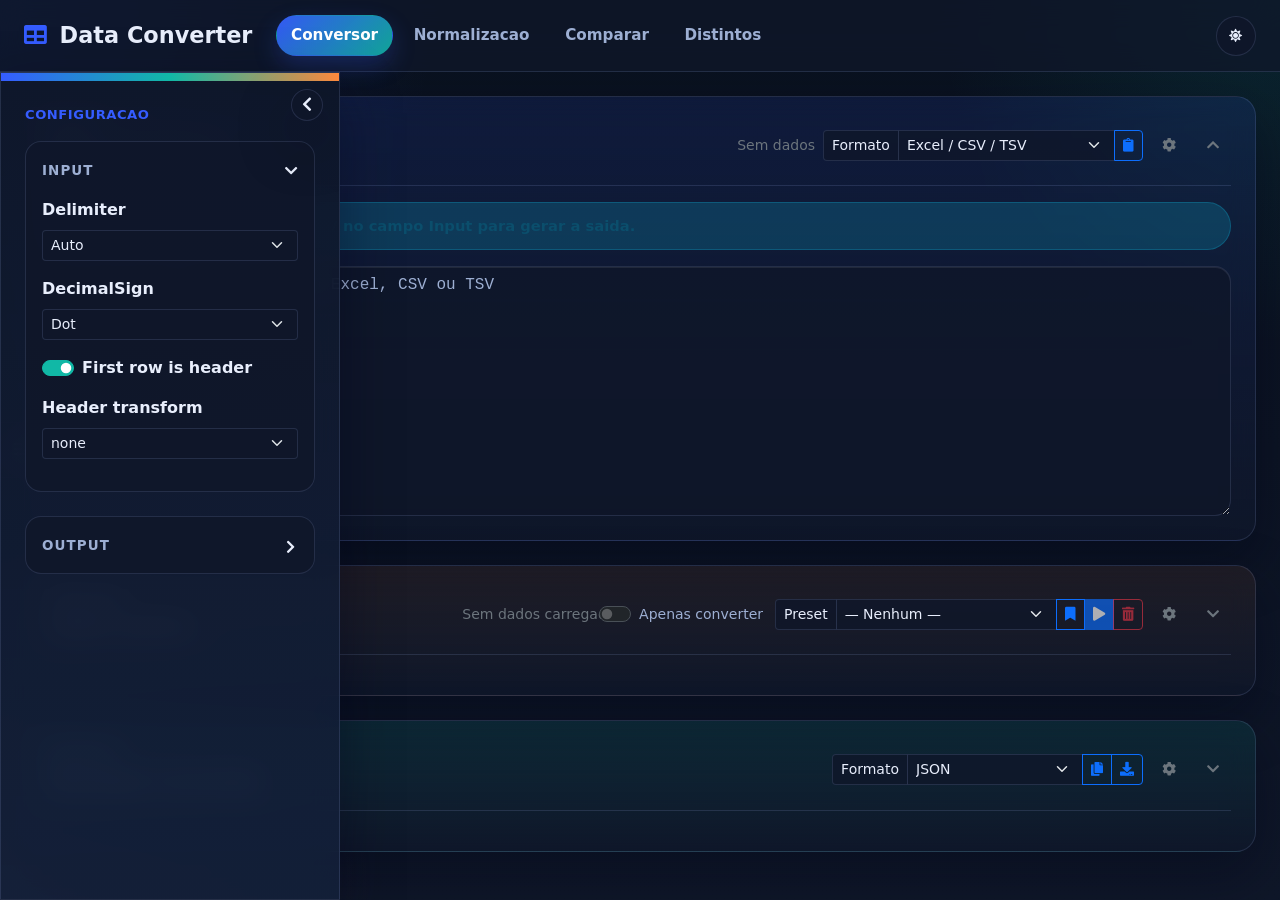
<file: index.html>
<!DOCTYPE html>
<html lang="pt-BR">

<head>
    <meta charset="UTF-8">
    <meta name="viewport" content="width=device-width, initial-scale=1.0">
    <title>ExcelConverter</title>
    <link rel="stylesheet" href="src/css/bootsrtap-v5.3.8.css">
    <link rel="stylesheet" href="src/css/style.css">
    <link href="src/fontawesome5pro/fontawesome-pro-5.8.2.css" rel="stylesheet" />
</head>

<body>
    <div id="app"></div>

    <script src="src/js/vue.js"></script>
    <script src="src/js/bootstrap-v5.3.8.js"></script>
    <script src="src/js/input.js"></script>
    <script src="src/js/input-formats/input-default.js"></script>
    <script src="src/js/input-formats/json.js"></script>
    <script src="src/js/input-formats/php.js"></script>
    <script src="src/js/input-formats/avro.js"></script>
    <script src="src/js/input-formats/html-table.js"></script>
    <script src="src/js/input-formats/xml-properties.js"></script>
    <script src="src/js/input-formats/xml-nodes.js"></script>
    <script src="src/js/output-formats/json.js"></script>
    <script src="src/js/output-formats/json-column-arrays.js"></script>
    <script src="src/js/output-formats/json-row-arrays.js"></script>
    <script src="src/js/output-formats/json-dictionary.js"></script>
    <script src="src/js/output-formats/html-table.js"></script>
    <script src="src/js/output-formats/sql.js"></script>
    <script src="src/js/output-formats/php.js"></script>
    <script src="src/js/output-formats/xml-properties.js"></script>
    <script src="src/js/output-formats/xml-nodes.js"></script>
    <script src="src/js/output-formats/avro.js"></script>
    <script src="src/js/app.js"></script>
</body>

</html>
</file>
<file: src/css/style.css>
:root {
    --ec-bg: #f5f7ff;
    --ec-ink: #172033;
    --ec-muted: #5c6784;
    --ec-border: rgba(23, 32, 51, 0.1);
    --ec-shadow: 0 22px 55px rgba(44, 62, 108, 0.16);
    --ec-primary: #355cff;
    --ec-secondary: #11b8a6;
    --ec-accent: #ff8a3d;
    --ec-warm: #fff4d9;
    --ec-panel: rgba(255, 255, 255, 0.88);
    --ec-code: #fffdf8;
    --ec-body-top-left: rgba(53, 92, 255, 0.22);
    --ec-body-top-right: rgba(17, 184, 166, 0.2);
    --ec-body-bottom-left: rgba(255, 138, 61, 0.18);
    --ec-body-start: #f8fbff;
    --ec-sidebar-bg-top: rgba(255, 255, 255, 0.94);
    --ec-sidebar-bg-bottom: rgba(244, 248, 255, 0.9);
    --ec-input-panel-top: rgba(53, 92, 255, 0.06);
    --ec-output-panel-top: rgba(17, 184, 166, 0.08);
    --ec-focus-ring: rgba(53, 92, 255, 0.12);
    --ec-button-bg: rgba(255, 255, 255, 0.72);
    --bs-accordion-active-bg: #0b3b86db;
    --bs-accordion-bg: rgb(0 0 0 / 5%);
}

:root[data-theme="dark"] {
    --ec-bg: #0f1729;
    --ec-ink: #e8eefc;
    --ec-muted: #9dafd3;
    --ec-border: rgba(171, 190, 255, 0.14);
    --ec-shadow: 0 22px 55px rgba(2, 6, 23, 0.4);
    --ec-panel: rgba(15, 23, 42, 0.82);
    --ec-code: #111827;
    --ec-body-top-left: rgba(53, 92, 255, 0.16);
    --ec-body-top-right: rgba(17, 184, 166, 0.12);
    --ec-body-bottom-left: rgba(255, 138, 61, 0.1);
    --ec-body-start: #09111f;
    --ec-sidebar-bg-top: rgba(15, 23, 42, 0.95);
    --ec-sidebar-bg-bottom: rgba(19, 32, 58, 0.9);
    --ec-input-panel-top: rgba(53, 92, 255, 0.12);
    --ec-output-panel-top: rgba(17, 184, 166, 0.12);
    --ec-focus-ring: rgba(96, 165, 250, 0.16);
    --ec-button-bg: rgba(15, 23, 42, 0.8);
}

body {
    min-height: 100vh;
    color: var(--ec-ink);
    background:
        radial-gradient(circle at top left, var(--ec-body-top-left), transparent 28%),
        radial-gradient(circle at top right, var(--ec-body-top-right), transparent 22%),
        radial-gradient(circle at bottom left, var(--ec-body-bottom-left), transparent 24%),
        linear-gradient(180deg, var(--ec-body-start) 0%, var(--ec-bg) 100%);
    transition: background 0.25s ease, color 0.25s ease;
}

textarea {
    height: 250px;
}

html {
    scrollbar-color: rgba(116, 138, 196, 0.45) rgba(17, 24, 39, 0.72);
}

* {
    scrollbar-width: thin;
    scrollbar-color: rgba(116, 138, 196, 0.45) rgba(17, 24, 39, 0.72);
}

*::-webkit-scrollbar {
    width: 12px;
    height: 12px;
}

*::-webkit-scrollbar-track {
    background: rgba(17, 24, 39, 0.72);
    border-radius: 999px;
}

*::-webkit-scrollbar-thumb {
    background: linear-gradient(180deg, rgba(96, 165, 250, 0.55), rgba(17, 184, 166, 0.45));
    border: 2px solid rgba(17, 24, 39, 0.72);
    border-radius: 999px;
}

*::-webkit-scrollbar-thumb:hover {
    background: linear-gradient(180deg, rgba(96, 165, 250, 0.75), rgba(17, 184, 166, 0.65));
}

.app-wrap {
    position: relative;
    min-height: 100vh;
    padding: 1.5rem;
    padding-top: 6rem;
}

.topbar {
    position: fixed;
    top: 0;
    left: 0;
    right: 0;
    z-index: 1045;
    height: 4.5rem;
    display: flex;
    align-items: center;
    justify-content: space-between;
    padding: 0 1.5rem;
    border-bottom: 1px solid var(--ec-border);
    background: color-mix(in srgb, var(--ec-panel) 92%, transparent);
    backdrop-filter: blur(14px);
}

.topbar-brand {
    display: flex;
    align-items: center;
    gap: 0.85rem;
    font-size: 1.4rem;
    font-weight: 800;
    color: var(--ec-ink);
}

.topbar-brand i {
    color: var(--ec-primary);
}

.topbar-nav {
    display: flex;
    align-items: center;
    gap: 0.4rem;
}

.topbar-link {
    display: inline-flex;
    align-items: center;
    min-height: 2.25rem;
    padding: 0.5rem 0.85rem;
    border: 1px solid transparent;
    border-radius: 999px;
    color: var(--ec-muted);
    text-decoration: none;
    font-size: 0.95rem;
    font-weight: 700;
    transition: 0.2s ease;
}

.topbar-link:hover {
    color: var(--ec-ink);
    border-color: var(--ec-border);
    background: color-mix(in srgb, var(--ec-button-bg) 88%, transparent);
}

.topbar-link.is-active {
    color: #fff;
    background: linear-gradient(135deg, rgba(53, 92, 255, 0.95), rgba(17, 184, 166, 0.88));
    box-shadow: 0 10px 24px rgba(53, 92, 255, 0.24);
}

.workspace-body {
    position: relative;
}

.workspace-main {
    width: 100%;
}

.locale-page-shell {
    width: min(1100px, 100%);
    margin: 0 auto;
}

.compare-page-shell {
    width: min(1400px, 100%);
    margin: 0 auto;
}

.compare-lists-grid {
    display: grid;
    grid-template-columns: repeat(2, minmax(0, 1fr));
    gap: 1.5rem;
}

.compare-list-textarea {
    min-height: clamp(14rem, 32vh, 22rem);
}

.compare-parse-grid {
    display: grid;
    grid-template-columns: repeat(auto-fit, minmax(10rem, 1fr));
    gap: 0.75rem;
}

.distinct-output-config {
    border-top: 1px solid var(--panel-border, rgba(255, 255, 255, 0.08));
    padding-top: 1.25rem;
    max-width: 28rem;
}

.compare-column-pairs {
    display: grid;
    gap: 0.65rem;
}

.column-pair-row {
    display: grid;
    grid-template-columns: auto minmax(0, 1fr) auto minmax(0, 1fr) auto;
    gap: 0.5rem;
    align-items: center;
}

.column-pair-order {
    display: inline-flex;
    align-items: center;
    justify-content: center;
    min-width: 1.75rem;
    height: 1.75rem;
    border-radius: 999px;
    background: color-mix(in srgb, var(--ec-primary) 14%, transparent);
    color: var(--ec-primary);
    font-size: 0.8rem;
    font-weight: 800;
}

.column-pair-arrow {
    color: var(--ec-muted);
    font-weight: 700;
}

.column-pair-actions {
    display: flex;
    gap: 0.25rem;
}

.group-column-row {
    display: grid;
    grid-template-columns: auto minmax(0, 1fr) auto;
    gap: 0.5rem;
    align-items: center;
}

.distinct-value-input {
    min-width: 6rem;
    flex: 1;
    border: 0;
    border-radius: 0;
    background: transparent !important;
    box-shadow: none !important;
    padding: 0.7rem 0.85rem;
    height: auto;
    text-align: center;
}

.distinct-value-input:focus {
    background: rgba(96, 165, 250, 0.08) !important;
    outline: none;
    box-shadow: none !important;
}

.distinct-value-cell {
    display: flex;
    align-items: stretch;
    min-width: 8rem;
    cursor: pointer;
}

.distinct-value-cell-custom {
    cursor: default;
}

.distinct-value-display {
    flex: 1;
    cursor: pointer;
    overflow: hidden;
    text-overflow: ellipsis;
    white-space: nowrap;
}

.distinct-value-picker-btn {
    border: 0;
    border-radius: 0;
    background: transparent !important;
    box-shadow: none !important;
    padding: 0.7rem 0.55rem;
    color: var(--ec-muted);
}

.distinct-value-picker-btn:hover {
    background: rgba(96, 165, 250, 0.08) !important;
    color: var(--ec-ink);
}

.distinct-value-picker-btn-attention {
    color: #ef4444;
}

.distinct-value-picker-btn-attention:hover {
    color: #f87171;
    background: rgba(239, 68, 68, 0.08) !important;
}

.distinct-value-picker-btn-resolved {
    color: #22c55e;
}

.distinct-value-picker-btn-resolved:hover {
    color: #4ade80;
    background: rgba(34, 197, 94, 0.08) !important;
}

.distinct-value-picker {
    display: flex;
    flex-direction: column;
    overflow: auto;
    border: 1px solid var(--ec-border);
    border-radius: 0.85rem;
    background: color-mix(in srgb, var(--ec-panel) 96%, transparent);
    box-shadow: 0 12px 28px rgba(0, 0, 0, 0.28);
    backdrop-filter: blur(12px);
}

.distinct-value-picker-option {
    display: block;
    width: 100%;
    border: 0;
    border-radius: 0;
    background: transparent;
    color: var(--ec-ink);
    text-align: left;
    padding: 0.55rem 0.85rem;
    font-size: 0.88rem;
    white-space: nowrap;
    overflow: hidden;
    text-overflow: ellipsis;
}

.distinct-value-picker-option:hover {
    background: rgba(96, 165, 250, 0.08);
}

.distinct-value-picker-add {
    border-top: 1px solid var(--ec-border);
    color: var(--ec-primary);
    font-weight: 600;
}

.distinct-multiselect-wrap {
    position: relative;
    max-width: 28rem;
}

.distinct-multiselect-trigger {
    width: 100%;
    cursor: pointer;
}

.distinct-multiselect-panel {
    display: flex;
    flex-direction: column;
    overflow: hidden;
    border: 1px solid var(--ec-border);
    border-radius: 0.85rem;
    background: color-mix(in srgb, var(--ec-panel) 96%, transparent);
    box-shadow: 0 12px 28px rgba(0, 0, 0, 0.28);
    backdrop-filter: blur(12px);
}

.distinct-multiselect-search {
    padding: 0.65rem;
    border-bottom: 1px solid var(--ec-border);
}

.distinct-multiselect-options {
    overflow: auto;
    padding: 0.35rem 0;
}

.distinct-multiselect-option {
    display: flex;
    align-items: center;
    gap: 0.65rem;
    padding: 0.55rem 0.85rem;
    margin: 0;
    cursor: pointer;
}

.distinct-multiselect-option:hover {
    background: rgba(96, 165, 250, 0.08);
}

.distinct-multiselect-option.is-disabled {
    opacity: 0.55;
    cursor: not-allowed;
}

.distinct-multiselect-option-label {
    flex: 1;
    min-width: 0;
    overflow: hidden;
    text-overflow: ellipsis;
    white-space: nowrap;
    font-size: 0.88rem;
}

.distinct-multiselect-option-note {
    flex-shrink: 0;
    font-size: 0.72rem;
    color: var(--ec-muted);
    text-transform: lowercase;
}

.distinct-multiselect-empty {
    padding: 0.75rem 0.85rem;
    font-size: 0.85rem;
    color: var(--ec-muted);
}

.distinct-preview-table-wrap {
    max-height: 28rem;
}

.distinct-preview-table .preview-header-label {
    cursor: default;
    font-weight: 600;
    overflow: hidden;
    text-overflow: ellipsis;
    white-space: nowrap;
}

.distinct-index-col {
    width: 1%;
    min-width: 6.5rem;
    white-space: nowrap;
}

.distinct-row-actions {
    display: flex;
    align-items: stretch;
}

.distinct-row-index {
    min-width: 2.5rem;
    max-width: 3rem;
    text-align: center;
    cursor: default;
}

.distinct-preview-table th.compare-column-key,
.distinct-preview-table td.compare-column-key {
    background: rgba(53, 92, 255, 0.1) !important;
    box-shadow: inset 0 -2px 0 rgba(53, 92, 255, 0.55);
}

.distinct-preview-table .preview-empty-row {
    text-align: center !important;
}

.compare-normalize-grid {
    display: grid;
    grid-template-columns: repeat(auto-fit, minmax(12rem, 1fr));
    gap: 0.85rem 1rem;
    align-items: start;
}

.compare-summary-grid {
    display: grid;
    grid-template-columns: repeat(auto-fit, minmax(7rem, 1fr));
    gap: 0.75rem;
}

.compare-summary-card {
    border: 1px solid var(--ec-border);
    border-radius: 0.85rem;
    padding: 0.85rem 1rem;
    text-align: center;
    background: color-mix(in srgb, var(--ec-panel) 92%, transparent);
}

.compare-summary-value {
    font-size: 1.5rem;
    font-weight: 800;
    color: var(--ec-primary);
    line-height: 1.2;
}

.compare-summary-label {
    font-size: 0.8rem;
    color: var(--ec-muted);
    font-weight: 600;
}

.compare-result-tabs .nav-link {
    color: var(--ec-muted);
    font-weight: 700;
    border-radius: 999px;
}

.compare-result-tabs .nav-link.active {
    color: #fff;
    background: linear-gradient(135deg, rgba(53, 92, 255, 0.95), rgba(17, 184, 166, 0.88));
}

.compare-result-table-wrap {
    max-height: 28rem;
}

.compare-result-table thead th,
.compare-result-table tbody td {
    text-align: left;
    vertical-align: top;
}

.compare-index-col {
    width: 1%;
    min-width: 3.5rem;
    white-space: nowrap;
}

.compare-key-col {
    min-width: 10rem;
    max-width: 16rem;
}

.compare-readonly-cell {
    cursor: default;
    min-width: 8rem;
    max-width: 22rem;
    overflow: hidden;
    text-overflow: ellipsis;
    white-space: nowrap;
}

.compare-result-table .preview-empty-row {
    text-align: center !important;
}

.compare-result-table th.compare-column-key,
.compare-result-table td.compare-column-key {
    background: rgba(53, 92, 255, 0.1) !important;
    box-shadow: inset 0 -2px 0 rgba(53, 92, 255, 0.55);
}

.compare-actions-col {
    width: 1%;
    min-width: 3.25rem;
    white-space: nowrap;
    text-align: center;
    vertical-align: middle;
}

.compare-detail-backdrop {
    position: fixed;
    inset: 0;
    z-index: 1090;
    display: flex;
    align-items: center;
    justify-content: center;
    padding: 1.5rem;
    background: rgba(9, 17, 31, 0.62);
    backdrop-filter: blur(4px);
}

.compare-detail-modal {
    width: min(1100px, 100%);
    max-height: calc(100vh - 3rem);
    overflow: auto;
    border-radius: 1.25rem;
}

.compare-detail-lists-grid {
    display: grid;
    grid-template-columns: repeat(2, minmax(0, 1fr));
    gap: 1.25rem;
}

.compare-detail-field-name {
    width: 38%;
    min-width: 8rem;
    font-size: 0.85rem;
    font-weight: 700;
    white-space: nowrap;
}

.compare-detail-value {
    max-width: none;
    white-space: pre-wrap;
    word-break: break-word;
}

.compare-detail-pairs-table th,
.compare-detail-pairs-table td {
    font-size: 0.85rem;
    text-align: left;
    vertical-align: top;
}

.compare-export-panel {
    border-top: 1px solid var(--ec-border);
    padding-top: 1.25rem;
}

.compare-export-panel-head {
    cursor: pointer;
}

.compare-export-textarea {
    min-height: clamp(10rem, 24vh, 16rem);
}

@media (max-width: 991.98px) {
    .compare-detail-lists-grid {
        grid-template-columns: 1fr;
    }
}

.locale-grid {
    display: grid;
    grid-template-columns: minmax(0, 360px) minmax(0, 1fr);
    gap: 1.5rem;
}

.locale-controls-grid {
    display: grid;
    gap: 0.9rem;
}

.locale-textarea {
    min-height: clamp(14rem, 34vh, 20rem);
}

.locale-two-col {
    display: grid;
    grid-template-columns: repeat(2, minmax(0, 1fr));
    gap: 0.75rem;
}

.locale-actions {
    display: flex;
    gap: 0.75rem;
    flex-wrap: wrap;
}

.toast-stack {
    position: fixed;
    top: 1rem;
    right: 1rem;
    z-index: 1080;
    display: grid;
    gap: 0.75rem;
    width: min(24rem, calc(100vw - 2rem));
}

.toast-item {
    border: 1px solid var(--ec-border);
    border-radius: 1rem;
    background: var(--ec-panel);
    color: var(--ec-ink);
    box-shadow: var(--ec-shadow);
    backdrop-filter: blur(14px);
    padding: 0.9rem 1rem;
}

.toast-info {
    border-color: rgba(96, 165, 250, 0.28);
}

.toast-success {
    border-color: rgba(16, 185, 129, 0.32);
}

.toast-warning {
    border-color: rgba(245, 158, 11, 0.32);
}

.toast-danger {
    border-color: rgba(248, 113, 113, 0.34);
}

.toast-close {
    border: 0;
    background: transparent;
    color: inherit;
    padding: 0;
    line-height: 1;
}

.toast-close:focus-visible {
    outline: 0;
    box-shadow: 0 0 0 0.2rem var(--ec-focus-ring);
    border-radius: 0.4rem;
}

.hero-card,
.sidebar-card,
.panel-card {
    border: 1px solid var(--ec-border);
    box-shadow: var(--ec-shadow);
    background: var(--ec-panel);
    backdrop-filter: blur(14px);
}

.hero-card {
    overflow: hidden;
    border-radius: 1.5rem;
    background:
        linear-gradient(135deg, rgba(53, 92, 255, 0.98), rgba(17, 184, 166, 0.92)),
        linear-gradient(135deg, #355cff, #11b8a6);
    color: #fff;
}

.hero-orb {
    position: absolute;
    border-radius: 999px;
    filter: blur(2px);
    opacity: 0.45;
}

.hero-orb.one {
    width: 220px;
    height: 220px;
    right: -50px;
    top: -50px;
    background: rgba(255, 255, 255, 0.22);
}

.hero-orb.two {
    width: 140px;
    height: 140px;
    right: 18%;
    bottom: -40px;
    background: rgba(255, 201, 71, 0.38);
}

.sidebar-card,
.panel-card {
    border-radius: 1.25rem;
}

.panel-card {
    overflow: hidden;
}

.sidebar-card {
    overflow: hidden;
    background:
        linear-gradient(180deg, var(--ec-sidebar-bg-top), var(--ec-sidebar-bg-bottom));
    position: relative;
    height: 100%;
    max-height: calc(100vh - 4.5rem);
    border-radius: 0;
}

.sidebar-shell {
    position: fixed;
    top: 4.5rem;
    left: 0;
    bottom: 0;
    z-index: 1060;
    max-width: min(90vw, 520px);
}

.sidebar-scroll {
    overflow-y: auto;
    max-height: calc(100vh - 8rem);
}

.sidebar-accent {
    height: 8px;
    background: linear-gradient(90deg, var(--ec-primary), var(--ec-secondary), var(--ec-accent));
}

.sidebar-floating-toggle,
.sidebar-collapse-btn {
    position: fixed;
    z-index: 1055;
    border: 1px solid var(--ec-border);
    background: var(--ec-panel);
    color: var(--ec-ink);
    box-shadow: var(--ec-shadow);
    backdrop-filter: blur(12px);
}

.sidebar-floating-toggle {
    left: 0px;
    top: 50%;
    transform: translateY(-50%);
    width: 2.75rem;
    height: 3.5rem;
    border-radius: 0px 10px 10px 0px;
    opacity: 0.5;
}

.sidebar-floating-toggle:hover {
    opacity: 1;
}

.sidebar-collapse-btn {
    top: 1rem;
    right: 1rem;
    width: 2rem;
    height: 2rem;
    border-radius: 999px;
}

.sidebar-head {
    display: flex;
    align-items: center;
    justify-content: space-between;
    gap: 1rem;
    padding: 1rem 1.25rem 0;
}

.sidebar-resize-handle {
    position: absolute;
    top: 0;
    right: 0;
    width: 10px;
    height: 100%;
    cursor: col-resize;
}

.sidebar-title {
    color: var(--ec-primary);
    letter-spacing: 0.04em;
    text-transform: uppercase;
    font-weight: 800;
    font-size: 0.82rem;
}

.hint-box {
    border: 1px solid rgba(255, 138, 61, 0.18);
    background: linear-gradient(135deg, rgba(255, 138, 61, 0.12), rgba(255, 244, 217, 0.95));
}

.status-chip {
    border-radius: 999px;
    padding: 0.75rem 1rem;
    font-size: 0.92rem;
    font-weight: 600;
}

.status-chip.info {
    color: #0b4e6c;
    background: rgba(13, 202, 240, 0.18);
    border: 1px solid rgba(13, 202, 240, 0.22);
}

.status-chip.error {
    color: #842029;
    background: rgba(220, 53, 69, 0.16);
    border: 1px solid rgba(220, 53, 69, 0.22);
}

.status-chip.warning {
    color: #8a5a00;
    background: rgba(245, 158, 11, 0.16);
    border: 1px solid rgba(245, 158, 11, 0.24);
}

.preset-toolbar-group .preset-select {
    min-width: 7rem;
    max-width: 14rem;
}

.preview-panel .preset-toolbar-group .btn {
    flex-shrink: 0;
}

.input-toolbar-group .form-select {
    min-width: 8rem;
}

.input-panel .input-toolbar-group .btn {
    flex-shrink: 0;
}

.output-header-actions {
    margin-left: auto;
    justify-content: flex-end;
}

.output-toolbar-group {
    width: auto;
    flex: 0 0 auto;
    max-width: max-content;
}

.output-toolbar-group .output-format-select {
    width: auto;
    min-width: 8rem;
    max-width: 11rem;
    flex: 0 1 auto;
}

.output-toolbar-group .output-sql-table-input {
    width: auto;
    min-width: 7rem;
    max-width: 12rem;
    flex: 0 1 auto;
}

.output-panel .output-toolbar-group .btn {
    flex-shrink: 0;
}

.preview-skip-toggle {
    padding-left: 0.25rem;
    padding-right: 0.25rem;
}

.preview-skip-toggle .form-check-label {
    color: var(--ec-muted);
}

.preset-sidebar-summary,
.preset-action-log {
    max-height: 12rem;
    overflow-y: auto;
    padding-left: 1.1rem;
    border: 1px solid var(--ec-border);
    border-radius: 0.5rem;
    padding-top: 0.35rem;
    padding-bottom: 0.35rem;
    background: rgba(255, 255, 255, 0.35);
}

:root[data-theme="dark"] .preset-sidebar-summary,
:root[data-theme="dark"] .preset-action-log {
    background: rgba(15, 23, 42, 0.45);
}

.editor-label {
    color: var(--ec-muted);
    font-size: 0.84rem;
    font-weight: 700;
    letter-spacing: 0.08em;
    text-transform: uppercase;
}

.config-section-toggle {
    border: 0;
    background: transparent;
    color: inherit;
    width: 100%;
    padding: 0;
    text-align: left;
}

.config-section-toggle:focus-visible {
    outline: 0;
    box-shadow: 0 0 0 0.2rem var(--ec-focus-ring);
    border-radius: 0.75rem;
}

.config-section-chevron {
    font-size: 0.9rem;
    transition: transform 0.2s ease;
}

.config-section-chevron.is-collapsed {
    transform: rotate(-90deg);
}

.column-item {
    cursor: grab;
}

.column-grip {
    user-select: none;
    font-weight: 700;
    letter-spacing: 0.08em;
}

.editor-textarea {
    min-height: clamp(18rem, 52vh, 36rem);
    resize: vertical;
    border-radius: 1rem;
    border: 1px solid rgba(53, 92, 255, 0.12);
    box-shadow: inset 0 1px 0 rgba(255, 255, 255, 0.08);
    font-family: Consolas, "Courier New", monospace;
    line-height: 1.55;
    background: var(--ec-code);
    color: var(--ec-ink);
}

.editor-textarea:focus {
    border-color: rgba(53, 92, 255, 0.45);
    box-shadow: 0 0 0 0.25rem var(--ec-focus-ring);
}

.output-panel {
    background:
        linear-gradient(180deg, var(--ec-output-panel-top), var(--ec-panel));
}

.preview-panel {
    background:
        linear-gradient(180deg, rgba(255, 138, 61, 0.08), var(--ec-panel));
}

.input-panel {
    background:
        linear-gradient(180deg, var(--ec-input-panel-top), var(--ec-panel));
}

.preview-table-wrap {
    max-height: 24rem;
    overflow: auto;
    border: 1px solid var(--ec-border);
    border-radius: 1rem;
    background: var(--ec-code);
}

.preview-table {
    margin-bottom: 0;
    color: var(--ec-ink);
    --bs-table-color: var(--ec-ink);
    --bs-table-bg: transparent;
    --bs-table-striped-bg: transparent;
    --bs-table-striped-color: var(--ec-ink);
    --bs-table-hover-bg: transparent;
    --bs-table-hover-color: var(--ec-ink);
}

.preview-table thead th {
    position: sticky;
    top: 0;
    z-index: 1;
    background: color-mix(in srgb, var(--ec-panel) 88%, transparent);
    backdrop-filter: blur(10px);
}

.preview-table tbody td,
.preview-table tbody th,
.preview-table thead th {
    text-align: center;
    vertical-align: middle;
    background: transparent;
    color: var(--ec-ink);
}

.preview-table th,
.preview-table td {
    padding: 0;
    border-color: var(--ec-border);
    white-space: nowrap;
    font-size: 0.9rem;
    vertical-align: top;
}

.preview-input {
    min-width: 8rem;
    border: 0;
    border-radius: 0;
    background: transparent !important;
    box-shadow: none !important;
    padding: 0.7rem 0.85rem;
    height: auto;
}

.preview-header-cell {
    min-width: 11rem;
    position: relative;
}

.preview-row-actions {
    display: flex;
}

.preview-actions-col {
    width: 1%;
    min-width: 100px;
    white-space: nowrap;
}

.preview-row-actions {
    position: sticky;
    left: 0;
    padding: 0.4rem;
}

.preview-column-group {
    flex-wrap: nowrap;
}

.preview-column-group .btn,
.preview-row-actions .btn {
    border-color: transparent;
    border-radius: 0;
}

.preview-column-group .form-control,
.preview-column-group .btn,
.preview-row-actions .btn {
    background: transparent !important;
}

.preview-column-group .btn:hover,
.preview-row-actions .btn:hover {
    background: rgba(96, 165, 250, 0.08) !important;
}

.preview-handle-btn {
    cursor: grab;
}

.preview-handle-btn:active {
    cursor: grabbing;
}

.preview-table-wrap .btn {
    white-space: nowrap;
    box-shadow: none !important;
}

.preview-table tbody tr:hover td {
    background: rgba(96, 165, 250, 0.04);
}

.preview-column-filtered {
    box-shadow: inset 0 -2px 0 rgba(245, 158, 11, 0.75);
}

.preview-column-filtered .preview-input,
.preview-column-filtered .input-group {
    background: rgba(245, 158, 11, 0.08) !important;
}

.preview-column-hidden {
    opacity: 0.22;
    background: rgba(0, 0, 0, 0.99) !important;
}

.preview-row-hidden td {
    opacity: 0.22;
    background: rgba(0, 0, 0, 0.99) !important;
}

.preview-table thead .input-group {
    border-bottom: 1px solid var(--ec-border);
    min-height: 43px;
}

.preview-column-menu {
    position: fixed;
    z-index: 1070;
    width: 20rem;
    padding: 0.85rem;
    border: 1px solid var(--ec-border);
    border-radius: 0.9rem;
    background: color-mix(in srgb, var(--ec-panel) 96%, transparent);
    box-shadow: var(--ec-shadow);
    backdrop-filter: blur(12px);
    overflow: auto;
}

/* Menu da coluna: acordeão compacto; cores vêm de data-bs-theme (sincronizado com data-theme) */
.preview-column-menu-accordion.accordion-flush .accordion-button {
    padding: 0.5rem 0.85rem;
    font-size: 0.875rem;
}

.preview-column-menu-accordion.accordion-flush .accordion-body {
    padding: 0.75rem 0.85rem 1rem;
}

.preview-column-menu .accordion-item {
    border-color: var(--bs-border-color);
}

.preview-column-menu .small.fw-semibold {
    color: var(--bs-body-color);
}

.preview-column-menu-group {
    padding-top: 0.15rem;
}

.preview-menu-checkbox-list {
    display: grid;
    gap: 0.45rem;
    max-height: 9rem;
    overflow: auto;
    padding: 0.15rem 0.1rem 0.15rem 0;
}

.preview-menu-checkbox-item {
    display: flex;
    align-items: center;
    gap: 0.55rem;
    font-size: 0.85rem;
    color: var(--ec-ink);
}

.preview-menu-checkbox-item span {
    min-width: 0;
    overflow: hidden;
    text-overflow: ellipsis;
    white-space: nowrap;
}

.preview-empty-row {
    padding: 1rem !important;
    text-align: center !important;
    color: var(--ec-muted);
    height: 325px;
}

.preview-column-resize-handle {
    position: absolute;
    top: 0;
    right: -4px;
    width: 10px;
    height: 100%;
    cursor: col-resize;
    z-index: 13;
}

.preview-table tbody td+td {
    border-left: 1px solid rgba(255, 255, 255, 0.02);
}

.preview-table .form-control:focus {
    background: rgba(96, 165, 250, 0.08) !important;
}

.preview-search-group {
    min-width: 16rem;
}

.preview-toolbar {
    display: flex;
    align-items: center;
    justify-content: space-between;
    gap: 1rem;
    flex-wrap: nowrap;
}

.preview-page-size {
    display: flex;
    align-items: center;
    gap: 0.6rem;
    color: var(--ec-ink);
}

.preview-page-size .form-select {
    width: auto;
    min-width: 5rem;
}

.preview-pagination {
    display: flex;
    align-items: center;
    justify-content: space-between;
    gap: 1rem;
    margin-top: 0.9rem;
}

.section-toggle-btn {
    min-width: 2.25rem;
}

.input-panel .card-body>.d-flex:first-child,
.preview-panel .card-body>.d-flex:first-child,
.output-panel .card-body>.d-flex:first-child {
    padding-bottom: 1rem;
    margin-bottom: 1rem !important;
    border-bottom: 1px solid var(--ec-border);
}

.preview-empty {
    min-height: 8rem;
    display: flex;
    align-items: center;
    justify-content: center;
    padding: 1.5rem;
    border: 1px dashed var(--ec-border);
    border-radius: 1rem;
    background: var(--ec-code);
    color: var(--ec-muted);
    text-align: center;
}

.theme-toggle {
    border: 1px solid var(--ec-border);
    background: var(--ec-button-bg);
    color: var(--ec-ink);
    border-radius: 999px;
    width: 2.5rem;
    height: 2.5rem;
    display: inline-flex;
    align-items: center;
    justify-content: center;
    padding: 0;
    font-size: 0.82rem;
    font-weight: 700;
    letter-spacing: 0.04em;
    text-transform: uppercase;
    transition: background 0.2s ease, border-color 0.2s ease, transform 0.2s ease;
}

.theme-toggle:hover {
    transform: translateY(-1px);
}

.theme-toggle:focus-visible {
    outline: 0;
    box-shadow: 0 0 0 0.2rem var(--ec-focus-ring);
}

.form-control,
.form-select,
.input-group-text,
.bg-body,
.bg-white {
    background-color: var(--ec-button-bg) !important;
    color: var(--ec-ink) !important;
    border-color: var(--ec-border) !important;
}

.form-control::placeholder {
    color: var(--ec-muted);
}

.form-check-input:checked {
    background-color: var(--ec-secondary);
    border-color: var(--ec-secondary);
}

.form-select:focus,
.form-control:focus {
    border-color: rgba(53, 92, 255, 0.4);
    box-shadow: 0 0 0 0.25rem var(--ec-focus-ring);
}

.input-group .btn i,
.theme-toggle i,
.config-section-chevron {
    line-height: 1;
}

@media (max-width: 991.98px) {
    .app-wrap {
        padding: 1rem;
        padding-top: 5.5rem;
    }

    .locale-grid,
    .compare-lists-grid {
        grid-template-columns: 1fr;
    }

    .column-pair-row,
    .group-column-row {
        grid-template-columns: 1fr;
    }

    .column-pair-order {
        justify-self: start;
    }

    .column-pair-arrow {
        display: none;
    }

    .column-pair-actions {
        justify-content: flex-end;
    }

    .toast-stack {
        top: 0.75rem;
        right: 0.75rem;
        width: min(22rem, calc(100vw - 1.5rem));
    }

    .sidebar-card {
        position: static;
        max-height: none;
        border-radius: 1.25rem;
    }

    .sidebar-shell {
        width: 100% !important;
        position: static;
        max-width: none;
    }

    .sidebar-scroll {
        max-height: none;
        overflow: visible;
    }

    .sidebar-floating-toggle,
    .sidebar-collapse-btn,
    .sidebar-resize-handle {
        display: none;
    }

    .editor-textarea {
        min-height: 14rem;
    }

}

@media (max-width: 575.98px) {
    .topbar {
        padding: 0 1rem;
    }

    .topbar-brand {
        font-size: 1.1rem;
    }

    .topbar-nav {
        display: none;
    }

    .locale-two-col {
        grid-template-columns: 1fr;
    }

    .editor-textarea {
        min-height: 12rem;
    }

    .preview-input {
        min-width: 8rem;
    }

    .preview-pagination {
        flex-direction: column;
        align-items: stretch;
    }

    .preview-search-group {
        min-width: 100%;
    }

    .preview-toolbar {
        flex-wrap: wrap;
    }
}
</file>
